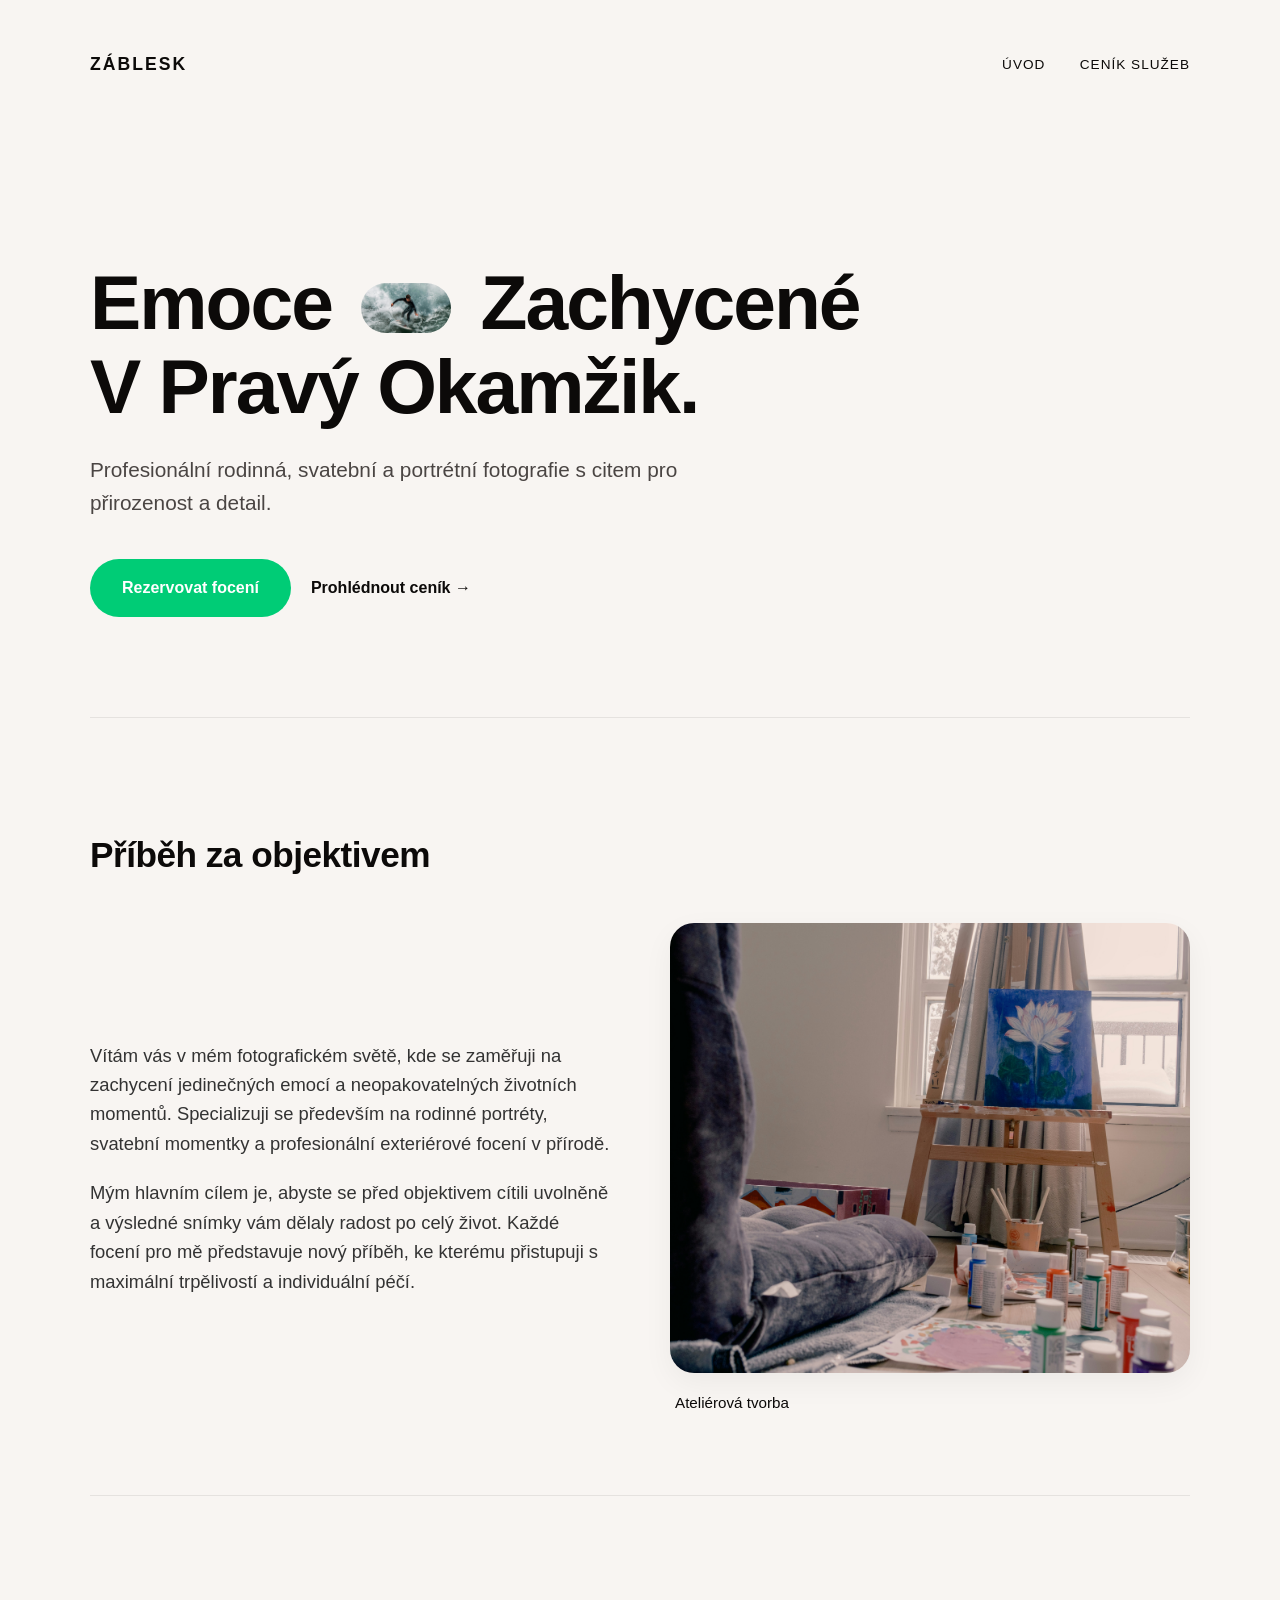
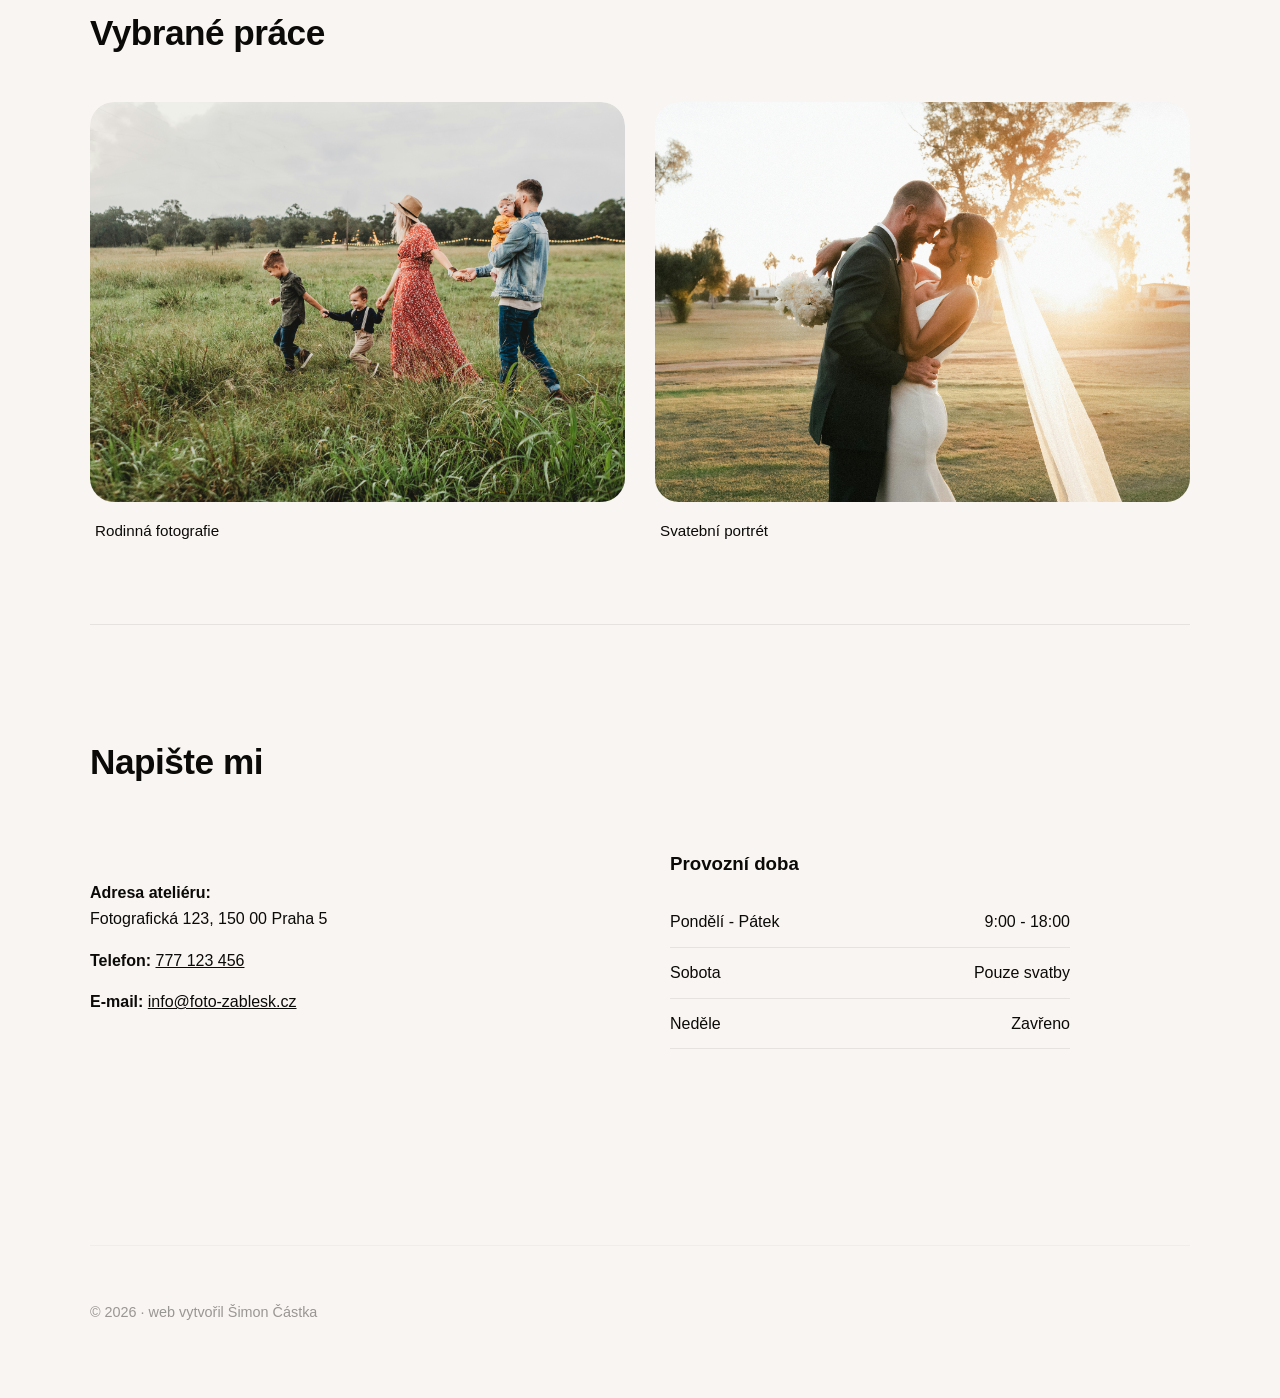
<file: index.html>
<!DOCTYPE html>
<html lang="cs">
<head>
    <meta charset="UTF-8">
    <meta name="viewport" content="width=device-width, initial-scale=1.0">
    <title>FotoAteliér Záblesk - Úvodní stránka</title>
    <link rel="stylesheet" href="css2.css">
</head>
<body>

    <!-- Navigace -->
    <nav class="animace-fade-in">
        <div class="logo">ZÁBLESK</div>
        <div class="odkazy">
            <a href="web kamarad.html">Úvod</a>
            <a href="cenik.html">Ceník služeb</a>
        </div>
    </nav>

    <!-- Hlavní Hero Sekce (Styl HopeRise) -->
    <header class="hero-sekce animace-fade-in">
        <h1 class="hlavni-nadpis">
            Emoce <span class="foto-kruh"><img src="small.jpg" alt="Mini náhled rodiny"></span> Zachycené
            <br>V Pravý Okamžik.
        </h1>
        <p class="podnadpis">Profesionální rodinná, svatební a portrétní fotografie s citem pro přirozenost a detail.</p>
        <div class="hero-akce">
            <a href="#kontakt" class="tlacitko-hlavni">Rezervovat focení</a>
            <a href="cenik.html" class="tlacitko-vedlejsi">Prohlédnout ceník →</a>
        </div>
    </header>

    <!-- Sekce O nás -->
    <section class="sekce-obsah animace-posun-nahoru">
        <h2>Příběh za objektivem</h2>
        <div class="mrizka-dva-sloupce">
            <div class="sloupec-text">
                <p>Vítám vás v mém fotografickém světě, kde se zaměřuji na zachycení jedinečných emocí a neopakovatelných životních momentů. Specializuji se především na rodinné portréty, svatební momentky a profesionální exteriérové focení v přírodě.</p>
                <p>Mým hlavním cílem je, abyste se před objektivem cítili uvolněně a výsledné snímky vám dělaly radost po celý život. Každé focení pro mě představuje nový příběh, ke kterému přistupuji s maximální trpělivostí a individuální péčí.</p>
            </div>
            <div class="sloupec-foto">
                <figure>
                    <img src="obraz.jpg" alt="Umělecký portrét v ateliéru">
                    <figcaption>Ateliérová tvorba</figcaption>
                </figure>
            </div>
        </div>
    </section>

    <!-- Sekce Portfolio -->
    <section class="sekce-obsah animace-posun-nahoru">
        <h2>Vybrané práce</h2>
        <div class="galerie-kontejner">
            <figure class="galerie-polozka">
                <img src="rodinapriroda.jpg" alt="Šťastná rodina běžící po louce">
                <figcaption>Rodinná fotografie</figcaption>
            </figure>
            <figure class="galerie-polozka">
                <img src="svatba.jpg" alt="Novomanželé při západu slunce">
                <figcaption>Svatební portrét</figcaption>
            </figure>
        </div>
    </section>

    <!-- Kontakt -->
    <section id="kontakt" class="sekce-obsah animace-posun-nahoru">
        <h2>Napište mi</h2>
        <div class="mrizka-dva-sloupce">
            <div>
                <p><strong>Adresa ateliéru:</strong><br>Fotografická 123, 150 00 Praha 5</p>
                <p><strong>Telefon:</strong> <a href="tel:+420777123456" class="kontakt-odkaz">777 123 456</a></p>
                <p><strong>E-mail:</strong> <a href="mailto:info@foto-zablesk.cz" class="kontakt-odkaz">info@foto-zablesk.cz</a></p>
            </div>
            <div>
                <h3>Provozní doba</h3>
                <ul class="provozni-doba">
                    <li><span>Pondělí - Pátek</span> <span>9:00 - 18:00</span></li>
                    <li><span>Sobota</span> <span>Pouze svatby</span></li>
                    <li><span>Neděle</span> <span>Zavřeno</span></li>
                </ul>
            </div>
        </div>
    </section>

    <!-- Patička -->
    <footer>
        <p>© 2026 · web vytvořil Šimon Částka </p>
    </footer>

</body>
</html>
</file>
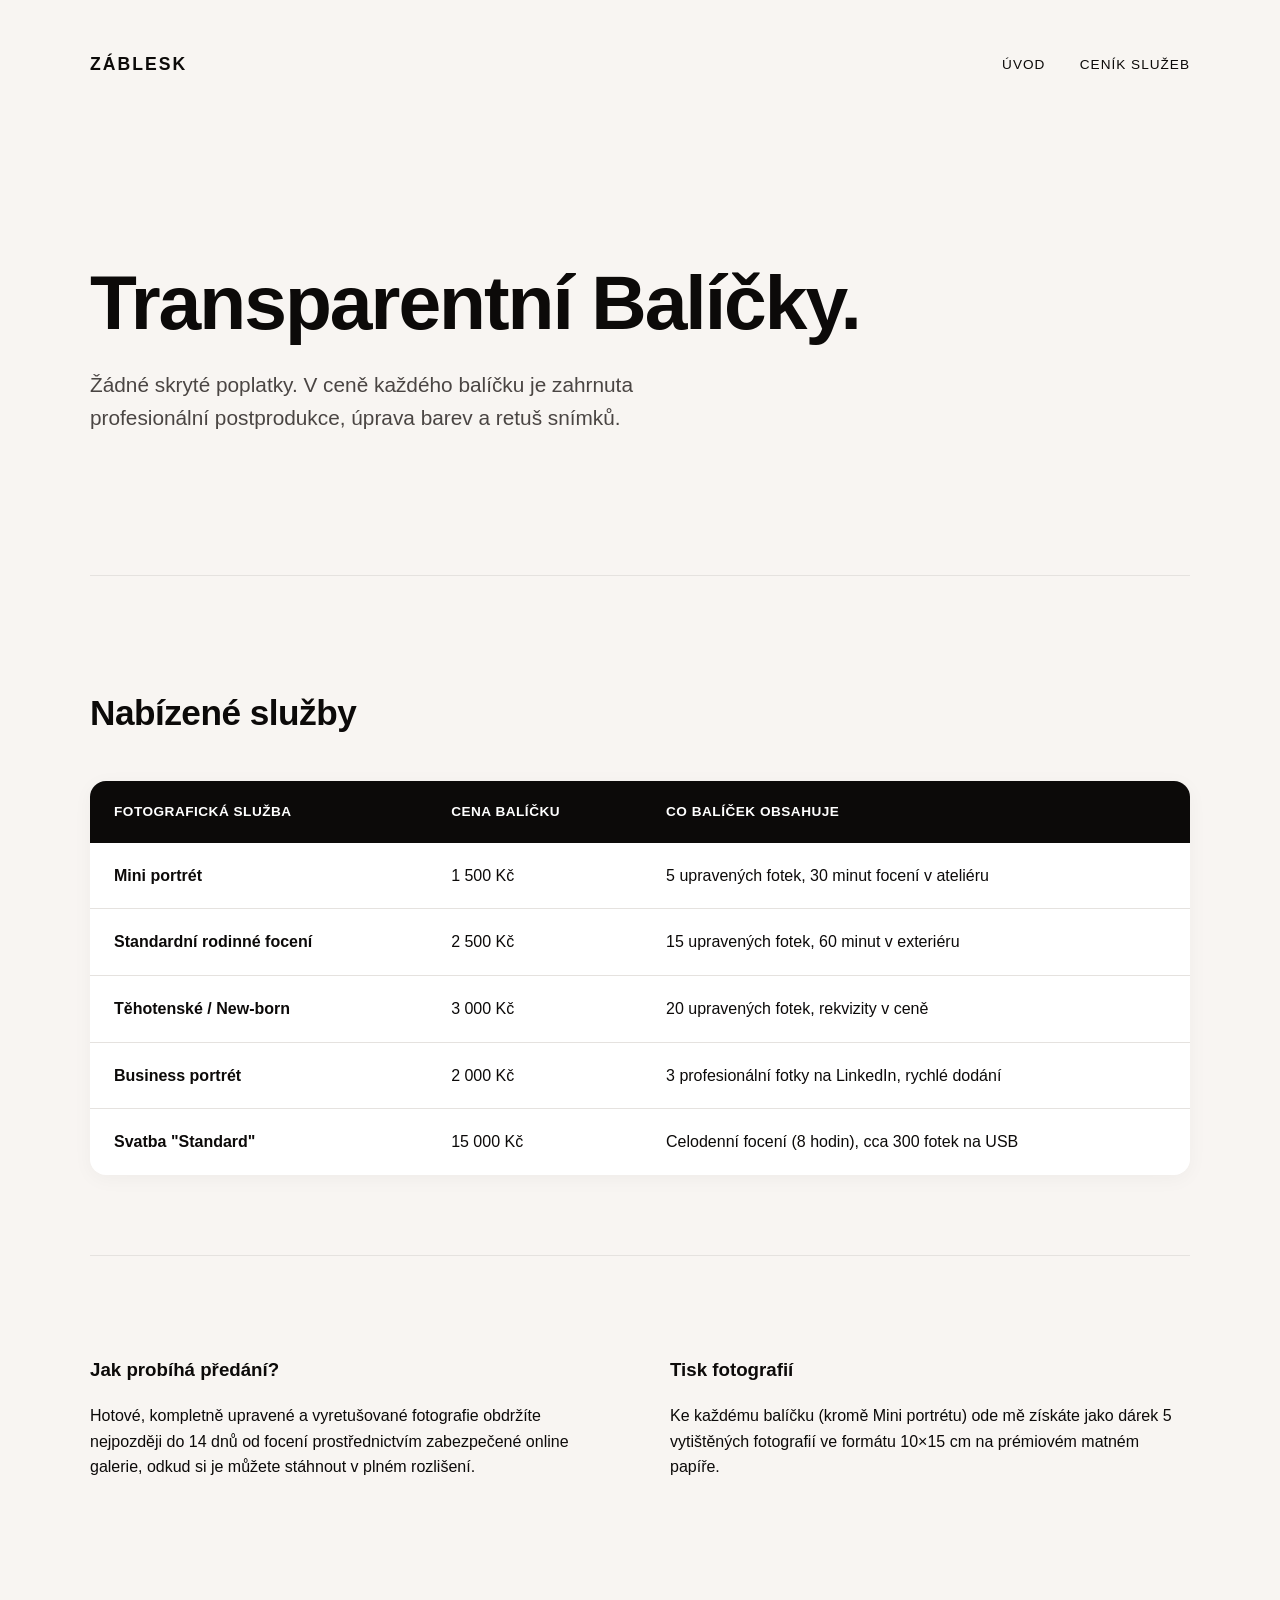
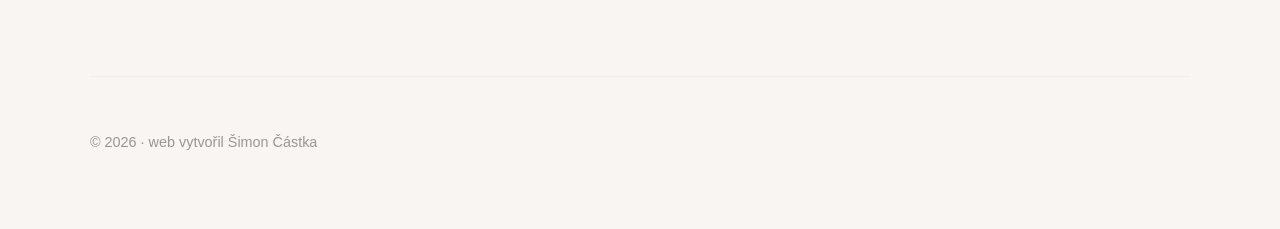
<file: cenik.html>
<!DOCTYPE html>
<html lang="cs">
<head>
    <meta charset="UTF-8">
    <meta name="viewport" content="width=device-width, initial-scale=1.0">
    <title>FotoAteliér Záblesk - Ceník služeb</title>
    <!-- Propojení na společný CSS soubor -->
    <link rel="stylesheet" href="css2.css">
</head>
<body>

    <!-- Navigace (Stejná jako na hlavní stránce) -->
    <nav class="animace-fade-in">
        <div class="logo">ZÁBLESK</div>
        <div class="odkazy">
            <a href="index.html">Úvod</a>
            <a href="cenik.html">Ceník služeb</a>
        </div>
    </nav>

    <!-- Úvod ceníku s animací -->
    <header class="hero-sekce animace-fade-in">
        <h1 class="hlavni-nadpis">Transparentní Balíčky.</h1>
        <p class="podnadpis">Žádné skryté poplatky. V ceně každého balíčku je zahrnuta profesionální postprodukce, úprava barev a retuš snímků.</p>
    </header>

    <!-- Sekce s tabulkou ceníku -->
    <section class="sekce-obsah animace-posun-nahoru">
        <h2>Nabízené služby</h2>
        <table>
            <thead>
                <tr>
                    <th>Fotografická služba</th>
                    <th>Cena balíčku</th>
                    <th>Co balíček obsahuje</th>
                </tr>
            </thead>
            <tbody>
                <tr>
                    <td><strong>Mini portrét</strong></td>
                    <td>1 500 Kč</td>
                    <td>5 upravených fotek, 30 minut focení v ateliéru</td>
                </tr>
                <tr>
                    <td><strong>Standardní rodinné focení</strong></td>
                    <td>2 500 Kč</td>
                    <td>15 upravených fotek, 60 minut v exteriéru</td>
                </tr>
                <tr>
                    <td><strong>Těhotenské / New-born</strong></td>
                    <td>3 000 Kč</td>
                    <td>20 upravených fotek, rekvizity v ceně</td>
                </tr>
                <tr>
                    <td><strong>Business portrét</strong></td>
                    <td>2 000 Kč</td>
                    <td>3 profesionální fotky na LinkedIn, rychlé dodání</td>
                </tr>
                <tr>
                    <td><strong>Svatba "Standard"</strong></td>
                    <td>15 000 Kč</td>
                    <td>Celodenní focení (8 hodin), cca 300 fotek na USB</td>
                </tr>
            </tbody>
        </table>
    </section>

    <!-- Informace pod ceníkem pro zaplnění místa -->
    <section class="sekce-obsah animace-posun-nahoru">
        <div class="mrizka-dva-sloupce">
            <div>
                <h3>Jak probíhá předání?</h3>
                <p>Hotové, kompletně upravené a vyretušované fotografie obdržíte nejpozději do 14 dnů od focení prostřednictvím zabezpečené online galerie, odkud si je můžete stáhnout v plném rozlišení.</p>
            </div>
            <div>
                <h3>Tisk fotografií</h3>
                <p>Ke každému balíčku (kromě Mini portrétu) ode mě získáte jako dárek 5 vytištěných fotografií ve formátu 10×15 cm na prémiovém matném papíře.</p>
            </div>
        </div>
    </section>

    <!-- Patička -->
    <footer>
        <p>© 2026 · web vytvořil Šimon Částka </p>
    </footer>
    

</body>
</html>
</file>
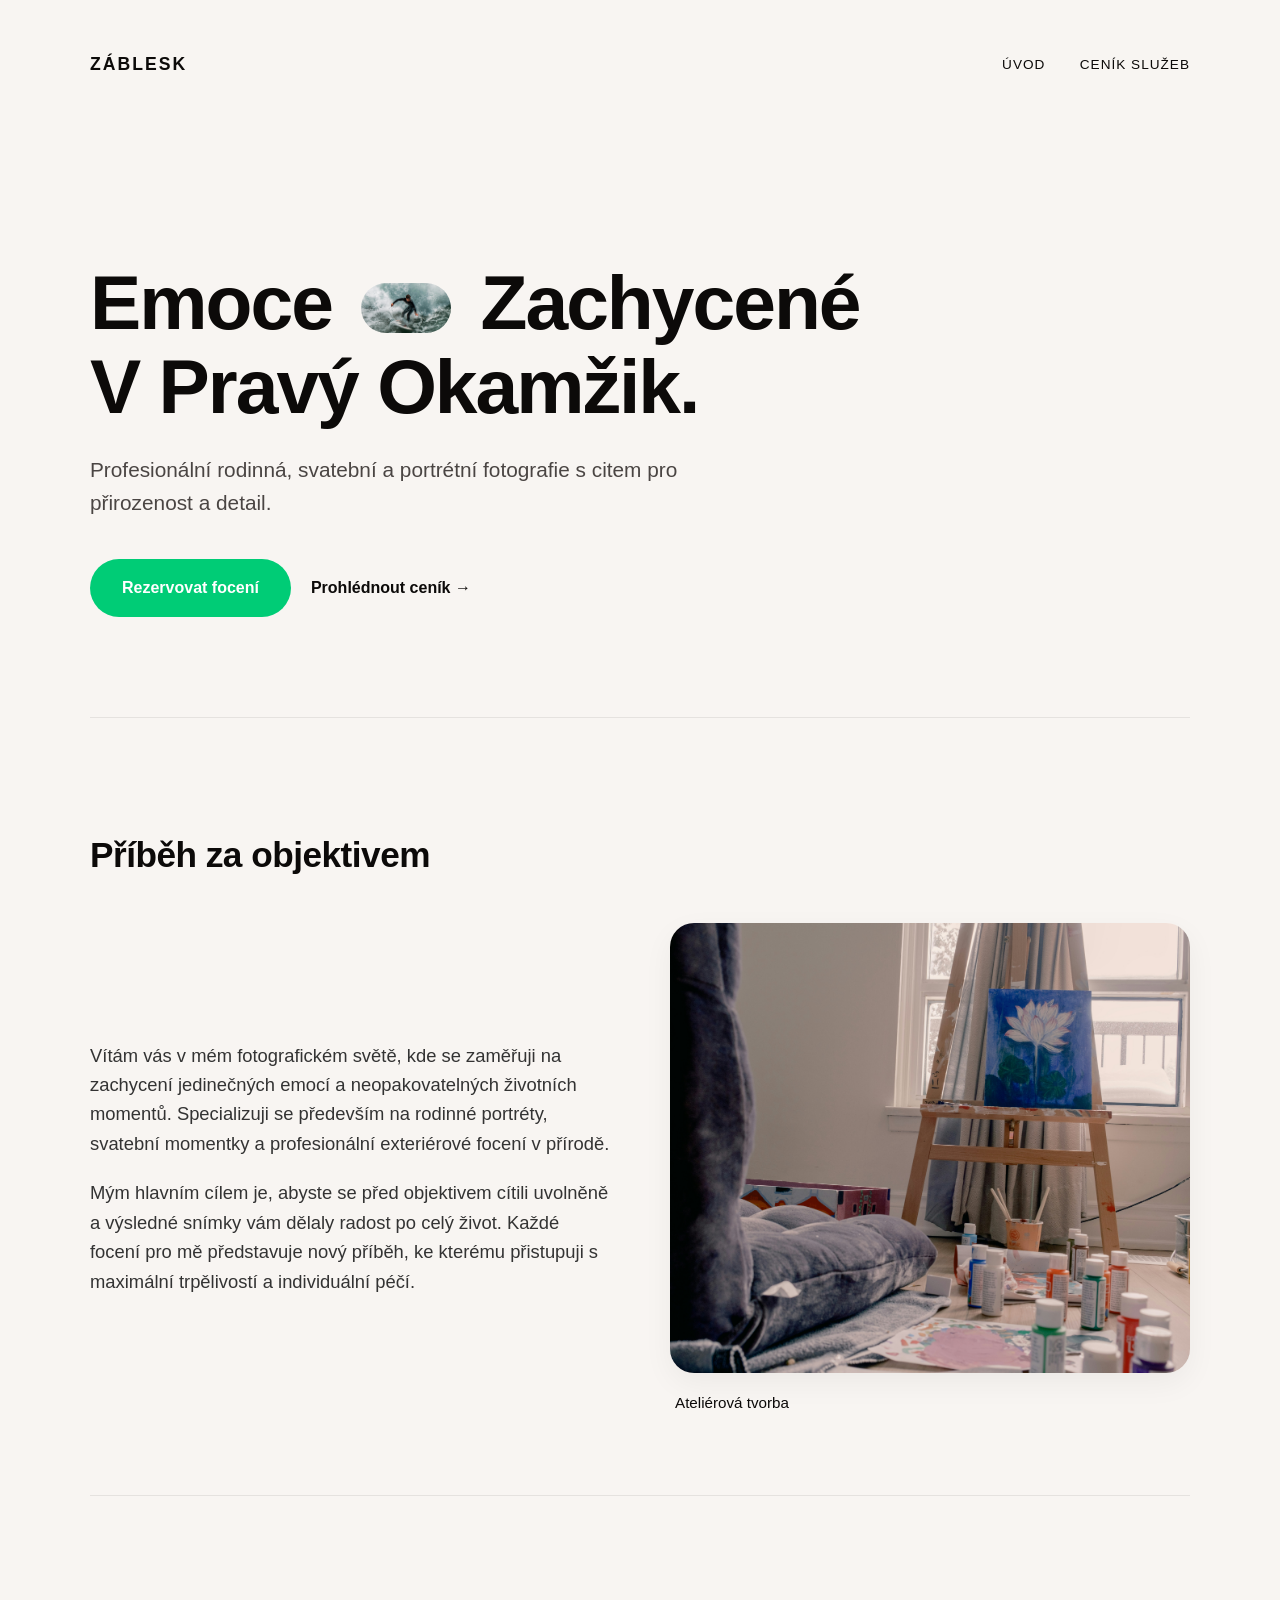
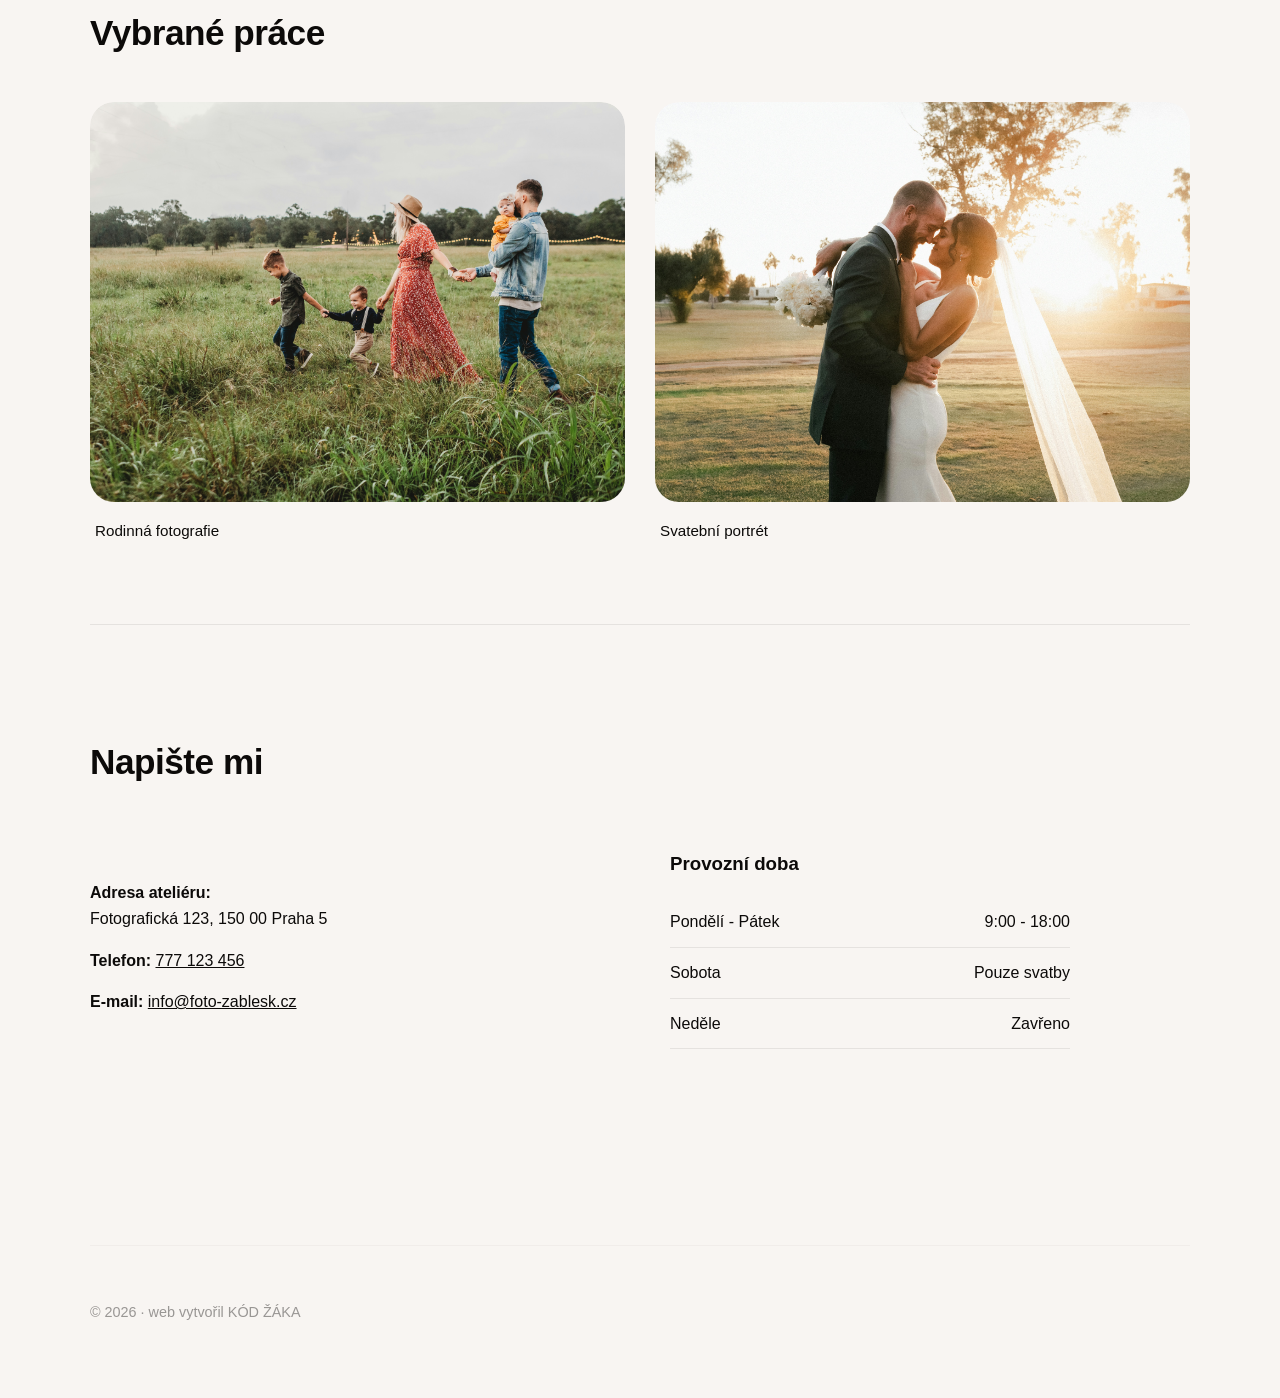
<file: web kamarad.html>
<!DOCTYPE html>
<html lang="cs">
<head>
    <meta charset="UTF-8">
    <meta name="viewport" content="width=device-width, initial-scale=1.0">
    <title>FotoAteliér Záblesk - Úvodní stránka</title>
    <link rel="stylesheet" href="css2.css">
</head>
<body>

    <!-- Navigace -->
    <nav class="animace-fade-in">
        <div class="logo">ZÁBLESK</div>
        <div class="odkazy">
            <a href="web kamarad.html">Úvod</a>
            <a href="cenik.html">Ceník služeb</a>
        </div>
    </nav>

    <!-- Hlavní Hero Sekce (Styl HopeRise) -->
    <header class="hero-sekce animace-fade-in">
        <h1 class="hlavni-nadpis">
            Emoce <span class="foto-kruh"><img src="small.jpg" alt="Mini náhled rodiny"></span> Zachycené
            <br>V Pravý Okamžik.
        </h1>
        <p class="podnadpis">Profesionální rodinná, svatební a portrétní fotografie s citem pro přirozenost a detail.</p>
        <div class="hero-akce">
            <a href="#kontakt" class="tlacitko-hlavni">Rezervovat focení</a>
            <a href="cenik.html" class="tlacitko-vedlejsi">Prohlédnout ceník →</a>
        </div>
    </header>

    <!-- Sekce O nás -->
    <section class="sekce-obsah animace-posun-nahoru">
        <h2>Příběh za objektivem</h2>
        <div class="mrizka-dva-sloupce">
            <div class="sloupec-text">
                <p>Vítám vás v mém fotografickém světě, kde se zaměřuji na zachycení jedinečných emocí a neopakovatelných životních momentů. Specializuji se především na rodinné portréty, svatební momentky a profesionální exteriérové focení v přírodě.</p>
                <p>Mým hlavním cílem je, abyste se před objektivem cítili uvolněně a výsledné snímky vám dělaly radost po celý život. Každé focení pro mě představuje nový příběh, ke kterému přistupuji s maximální trpělivostí a individuální péčí.</p>
            </div>
            <div class="sloupec-foto">
                <figure>
                    <img src="obraz.jpg" alt="Umělecký portrét v ateliéru">
                    <figcaption>Ateliérová tvorba</figcaption>
                </figure>
            </div>
        </div>
    </section>

    <!-- Sekce Portfolio -->
    <section class="sekce-obsah animace-posun-nahoru">
        <h2>Vybrané práce</h2>
        <div class="galerie-kontejner">
            <figure class="galerie-polozka">
                <img src="rodinapriroda.jpg" alt="Šťastná rodina běžící po louce">
                <figcaption>Rodinná fotografie</figcaption>
            </figure>
            <figure class="galerie-polozka">
                <img src="svatba.jpg" alt="Novomanželé při západu slunce">
                <figcaption>Svatební portrét</figcaption>
            </figure>
        </div>
    </section>

    <!-- Kontakt -->
    <section id="kontakt" class="sekce-obsah animace-posun-nahoru">
        <h2>Napište mi</h2>
        <div class="mrizka-dva-sloupce">
            <div>
                <p><strong>Adresa ateliéru:</strong><br>Fotografická 123, 150 00 Praha 5</p>
                <p><strong>Telefon:</strong> <a href="tel:+420777123456" class="kontakt-odkaz">777 123 456</a></p>
                <p><strong>E-mail:</strong> <a href="mailto:info@foto-zablesk.cz" class="kontakt-odkaz">info@foto-zablesk.cz</a></p>
            </div>
            <div>
                <h3>Provozní doba</h3>
                <ul class="provozni-doba">
                    <li><span>Pondělí - Pátek</span> <span>9:00 - 18:00</span></li>
                    <li><span>Sobota</span> <span>Pouze svatby</span></li>
                    <li><span>Neděle</span> <span>Zavřeno</span></li>
                </ul>
            </div>
        </div>
    </section>

    <!-- Patička -->
    <footer>
        <p>© 2026 · web vytvořil KÓD ŽÁKA</p>
    </footer>

</body>
</html>
</file>
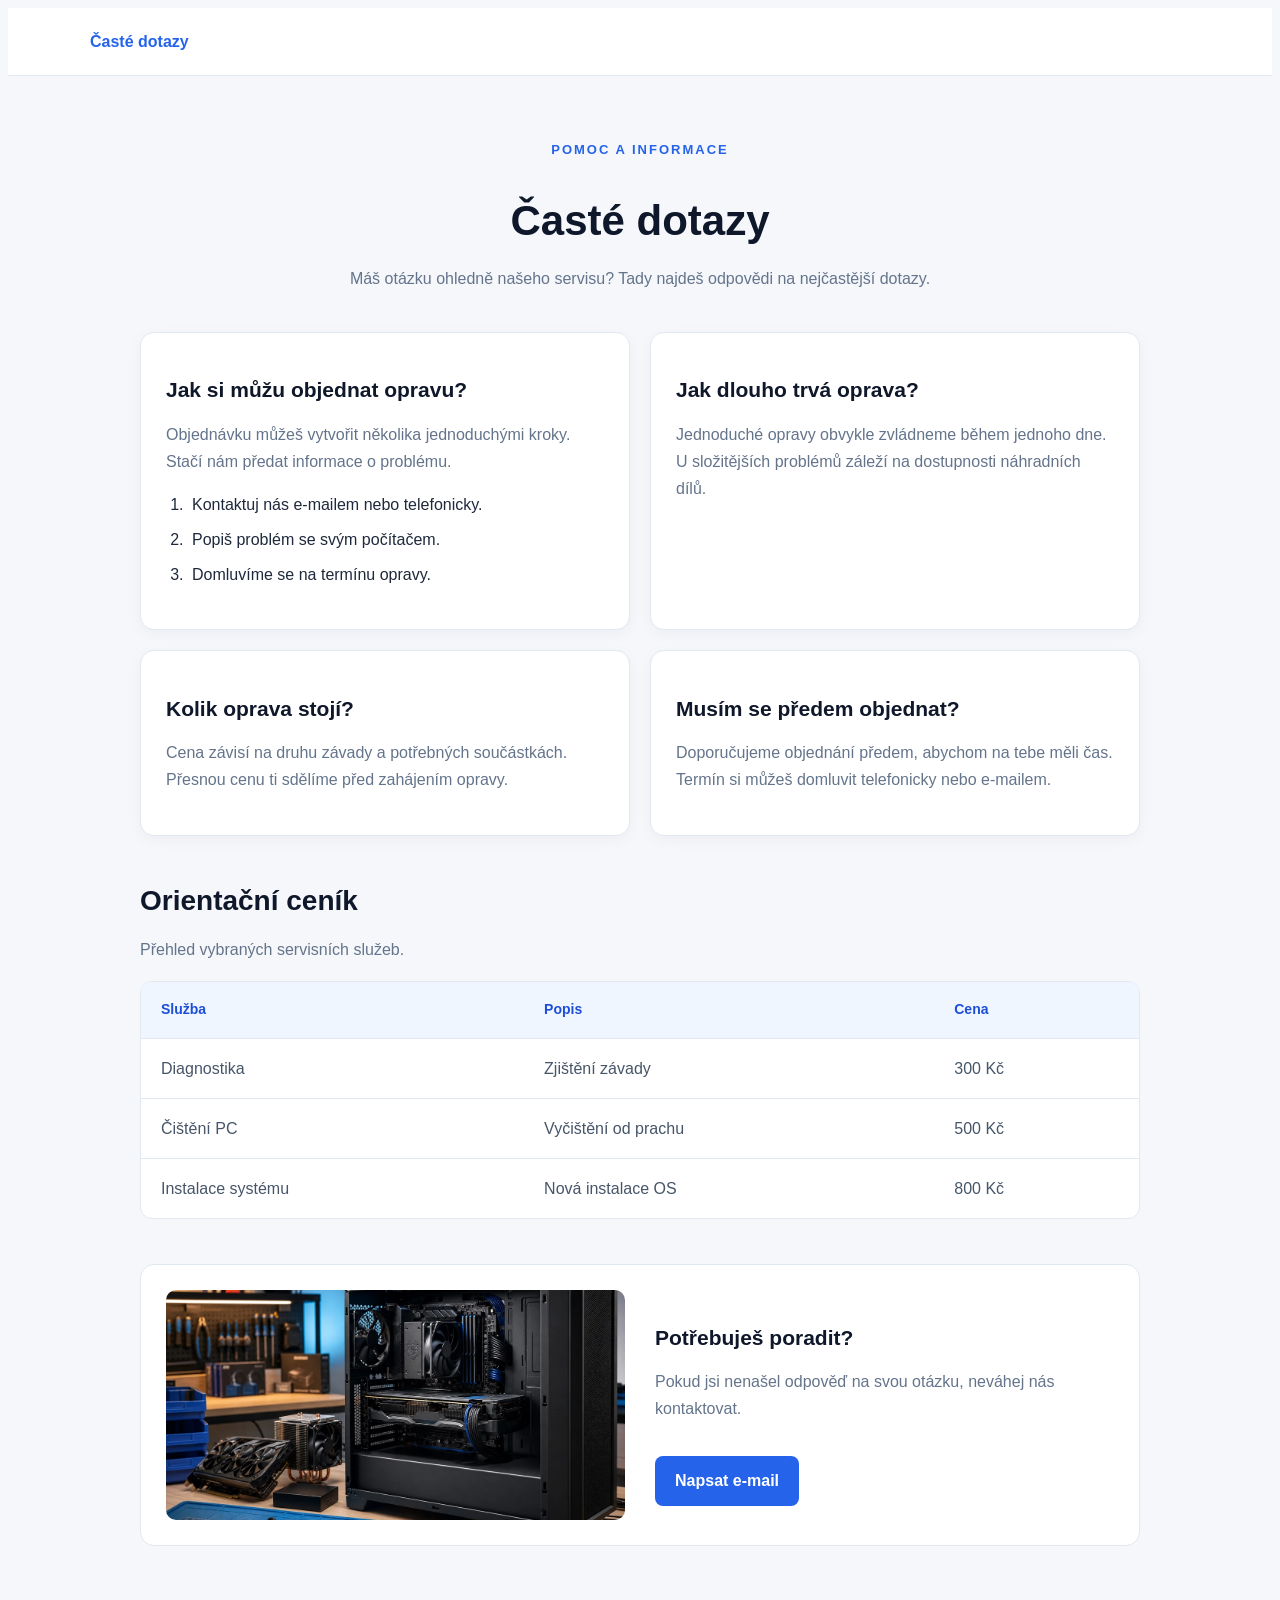
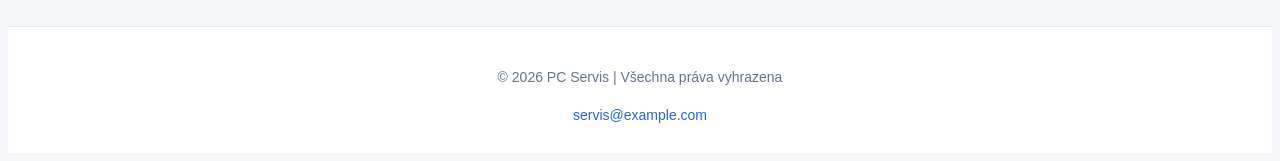
<file: dotazy/dotazy.html>
<!DOCTYPE html>
<html lang="cs">
<head>
    <meta charset="UTF-8">
    <meta name="viewport" content="width=device-width, initial-scale=1.0">
    <title>Časté dotazy | PC Servis</title>
    <link rel="stylesheet" href="css3.css">
</head>
<body>

    <header class="hlavicka">
        <nav class="navigace">

            <div class="odkazy">
                <a href="dotazy.html" class="aktivni">Časté dotazy</a>
            </div>
        </nav>
    </header>

    <main class="kontejner">

        <section class="uvod">
            <p class="stitky">POMOC A INFORMACE</p>
            <h1>Časté dotazy</h1>
            <p class="podnadpis">
                Máš otázku ohledně našeho servisu?
                Tady najdeš odpovědi na nejčastější dotazy.
            </p>
        </section>

        <section class="dotazy">

            <article class="karta">
                <h2>Jak si můžu objednat opravu?</h2>
                <p>
                    Objednávku můžeš vytvořit několika jednoduchými kroky.
                    Stačí nám předat informace o problému.
                </p>

                <ol>
                    <li>Kontaktuj nás e-mailem nebo telefonicky.</li>
                    <li>Popiš problém se svým počítačem.</li>
                    <li>Domluvíme se na termínu opravy.</li>
                </ol>
            </article>

            <article class="karta">
                <h2>Jak dlouho trvá oprava?</h2>
                <p>
                    Jednoduché opravy obvykle zvládneme během jednoho dne.
                    U složitějších problémů záleží na dostupnosti náhradních dílů.
                </p>
            </article>

            <article class="karta">
                <h2>Kolik oprava stojí?</h2>
                <p>
                    Cena závisí na druhu závady a potřebných součástkách.
                    Přesnou cenu ti sdělíme před zahájením opravy.
                </p>
            </article>

            <article class="karta">
                <h2>Musím se předem objednat?</h2>
                <p>
                    Doporučujeme objednání předem, abychom na tebe měli čas.
                    Termín si můžeš domluvit telefonicky nebo e-mailem.
                </p>
            </article>

        </section>

        <section class="cenik">
            <h2>Orientační ceník</h2>
            <p class="popis">
                Přehled vybraných servisních služeb.
            </p>

            <div class="tabulka">
                <table>
                    <thead>
                        <tr>
                            <th>Služba</th>
                            <th>Popis</th>
                            <th>Cena</th>
                        </tr>
                    </thead>

                    <tbody>
                        <tr>
                            <td>Diagnostika</td>
                            <td>Zjištění závady</td>
                            <td>300 Kč</td>
                        </tr>
                        <tr>
                            <td>Čištění PC</td>
                            <td>Vyčištění od prachu</td>
                            <td>500 Kč</td>
                        </tr>
                        <tr>
                            <td>Instalace systému</td>
                            <td>Nová instalace OS</td>
                            <td>800 Kč</td>
                        </tr>
                    </tbody>
                </table>
            </div>
        </section>

        <section class="obrazek-sekce">
            <img
                src="servis-pc-pc-sestavy-hero.jpg"
                alt="Počítač připravený k servisní opravě"
                class="obrazek"
            >
            <div>
                <h2>Potřebuješ poradit?</h2>
                <p>
                    Pokud jsi nenašel odpověď na svou otázku,
                    neváhej nás kontaktovat.
                </p>
                <a href="email.html" class="tlacitko">
                    Napsat e-mail
                </a>
            </div>
        </section>

    </main>

    <footer class="paticka">
        <p>&copy; 2026 PC Servis | Všechna práva vyhrazena</p>
        <a href="mailto:servis@example.com">servis@example.com</a>
    </footer>

</body>
</html>
</file>
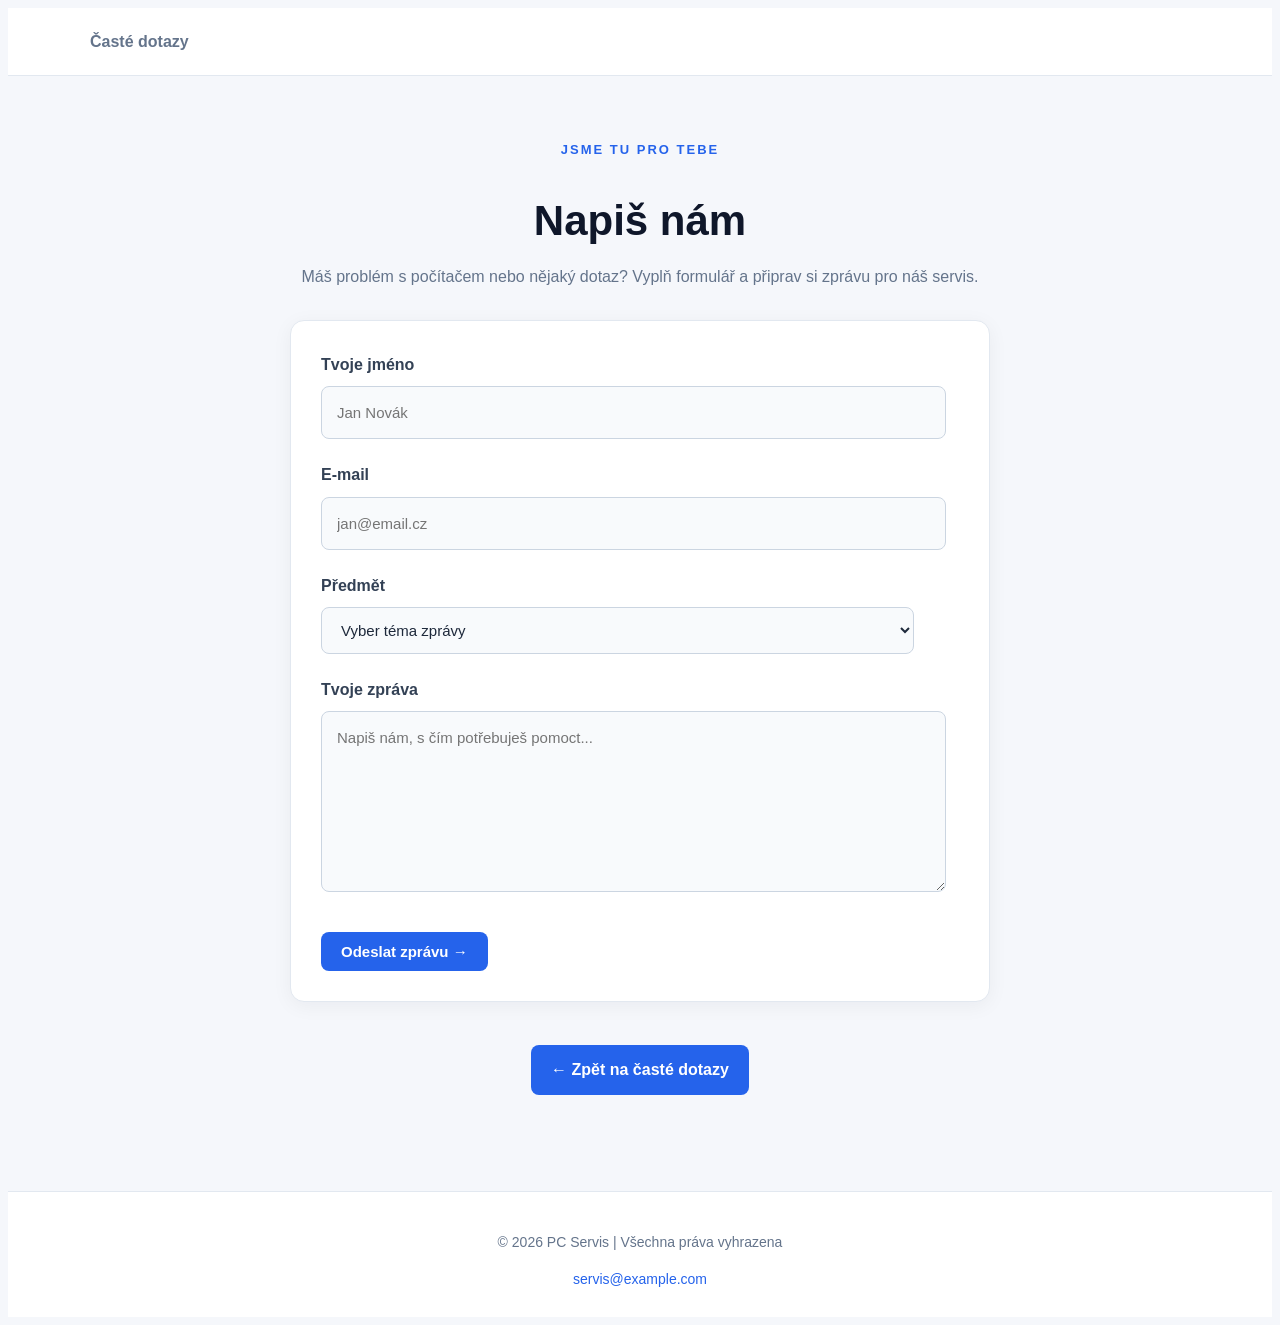
<file: dotazy/email.html>
<!DOCTYPE html>
<html lang="cs">
<head>
    <meta charset="UTF-8">
    <meta name="viewport" content="width=device-width, initial-scale=1.0">
    <title>Kontakt | PC Servis</title>
    <link rel="stylesheet" href="css3.css">
</head>
<body>

    <header class="hlavicka">
        <nav class="navigace">
            <div class="odkazy">
                <a href="dotazy.html">Časté dotazy</a>
            </div>
        </nav>
    </header>

    <main class="kontakt-kontejner">

        <section class="kontakt-uvod">
            <p class="stitky">JSME TU PRO TEBE</p>
            <h1>Napiš nám</h1>
            <p>
                Máš problém s počítačem nebo nějaký dotaz?
                Vyplň formulář a připrav si zprávu pro náš servis.
            </p>
        </section>

        <section class="kontakt-karta">

            <form action="mailto:servis@example.com"
                  method="post"
                  enctype="text/plain">

                <div class="formular-radek">
                    <label for="jmeno">Tvoje jméno</label>
                    <input
                        type="text"
                        id="jmeno"
                        name="Jmeno"
                        placeholder="Jan Novák"
                        required
                    >
                </div>

                <div class="formular-radek">
                    <label for="email">E-mail</label>
                    <input
                        type="email"
                        id="email"
                        name="Email"
                        placeholder="jan@email.cz"
                        required
                    >
                </div>

                <div class="formular-radek">
                    <label for="predmet">Předmět</label>
                    <select id="predmet" name="Predmet" required>
                        <option value="" disabled selected>
                            Vyber téma zprávy
                        </option>
                        <option>Oprava počítače</option>
                        <option>Cenová nabídka</option>
                        <option>Stav objednávky</option>
                        <option>Jiný dotaz</option>
                    </select>
                </div>

                <div class="formular-radek">
                    <label for="zprava">Tvoje zpráva</label>
                    <textarea
                        id="zprava"
                        name="Zprava"
                        rows="6"
                        placeholder="Napiš nám, s čím potřebuješ pomoct..."
                        required
                    ></textarea>
                </div>

                <button type="submit" class="tlacitko">
                    Odeslat zprávu →
                </button>

            </form>

        </section>

        <p class="zpet">
            <a href="dotazy.html">← Zpět na časté dotazy</a>
        </p>

    </main>

    <footer class="paticka">
        <p>&copy; 2026 PC Servis | Všechna práva vyhrazena</p>
        <a href="mailto:servis@example.com">servis@example.com</a>
    </footer>

</body>
</html>
</file>
<file: css2.css>
/* --- ZÁKLADNÍ NASTAVENÍ STRÁNKY --- */
body {
    font-family: 'Helvetica Neue', Arial, sans-serif;
    background-color: #F8F5F2; /* Krémové pozadí HopeRise */
    color: #0C0A09;
    line-height: 1.6;
    max-width: 1100px;
    margin: 0 auto;
    padding: 20px 40px;
}

/* --- JEMNÉ ANIMACE PŘI NAČTENÍ STRÁNKY --- */
@keyframes fadeIn {
    from { opacity: 0; }
    to { opacity: 1; }
}

@keyframes posunNahoru {
    from {
        opacity: 0;
        transform: translateY(30px);
    }
    to {
        opacity: 1;
        transform: translateY(0);
    }
}

.animace-fade-in {
    animation: fadeIn 1.2s ease forwards;
}

.animace-posun-nahoru {
    animation: posunNahoru 1s cubic-bezier(0.25, 1, 0.5, 1) forwards;
}

/* --- NAVIGACE --- */
nav {
    display: flex;
    justify-content: space-between;
    align-items: center;
    padding: 30px 0;
    margin-bottom: 40px;
}
.logo {
    font-weight: 700;
    letter-spacing: 2px;
    font-size: 1.1rem;
}
nav a {
    color: #0C0A09;
    text-decoration: none;
    margin-left: 30px;
    text-transform: uppercase;
    font-size: 0.85rem;
    letter-spacing: 1px;
    font-weight: 500;
    transition: opacity 0.3s;
}
nav a:hover {
    opacity: 0.5;
}

/* --- HERO SEKCE (Typografie HopeRise) --- */
.hero-sekce {
    padding: 60px 0 100px 0;
    text-align: left;
}
.hlavni-nadpis {
    font-size: 4.8rem;
    font-weight: 700;
    line-height: 1.1;
    letter-spacing: -2px;
    margin-bottom: 24px;
}

/* Kruhový výřez na obrázek přímo uvnitř textu */
.foto-kruh {
    display: inline-flex;
    width: 90px;
    height: 50px;
    border-radius: 50px;
    overflow: hidden;
    vertical-align: middle;
    margin: 0 10px;
}
.foto-kruh img {
    width: 100%;
    height: 100%;
    object-fit: cover;
}
.podnadpis {
    font-size: 1.3rem;
    max-width: 600px;
    color: #4A4543;
    margin-bottom: 40px;
}

/* --- SMOOTH TLAČÍTKA --- */
.hero-akce {
    display: flex;
    gap: 20px;
    align-items: center;
}
.tlacitko-hlavni {
    background-color: #00CC76; /* Výrazná zelená z HopeRise */
    color: white;
    text-decoration: none;
    padding: 16px 32px;
    border-radius: 30px;
    font-weight: 600;
    font-size: 1rem;
    transition: transform 0.3s cubic-bezier(0.175, 0.885, 0.32, 1.275), background-color 0.3s;
}
.tlacitko-hlavni:hover {
    background-color: #00B366;
    transform: scale(1.05);
}
.tlacitko-vedlejsi {
    color: #0C0A09;
    text-decoration: none;
    font-weight: 600;
    font-size: 1rem;
    transition: margin-left 0.3s;
}
.tlacitko-vedlejsi:hover {
    margin-left: 5px;
}

/* --- PROSTOR A STRUKTURA OBSAHU --- */
.sekce-obsah {
    padding: 80px 0;
    border-top: 1px solid #E5E2DF;
}
h2 {
    font-size: 2.2rem;
    font-weight: 700;
    letter-spacing: -0.5px;
    margin-bottom: 40px;
}
.mrizka-dva-sloupce {
    display: grid;
    grid-template-columns: 1fr 1fr;
    gap: 60px;
    align-items: center;
}
.sloupec-text p {
    font-size: 1.15rem;
    color: #333;
    margin-bottom: 20px;
}

/* Oprava velké fotky vedle textu */
.sloupec-foto figure {
    margin: 0;
    width: 100%;
}
.sloupec-foto img {
    width: 100%;
    max-height: 450px;
    object-fit: cover;
    border-radius: 24px;
    box-shadow: 0 10px 30px rgba(0,0,0,0.05);
}

/* --- MODERNÍ GALERIE --- */
.galerie-kontejner {
    display: flex;
    gap: 30px;
}
.galerie-polozka {
    margin: 0;
    flex: 1;
    overflow: hidden;
    border-radius: 24px;
}
.galerie-polozka img {
    width: 100%;
    height: 400px;
    object-fit: cover;
    border-radius: 24px;
    transition: transform 0.6s cubic-bezier(0.25, 1, 0.5, 1);
}
.galerie-polozka:hover img {
    transform: scale(1.04);
}
figcaption {
    margin-top: 14px;
    font-size: 0.95rem;
    font-weight: 500;
}

/* --- STYL PRO TABULKU V CENÍKU --- */
table {
    width: 100%;
    border-collapse: collapse;
    margin-top: 30px;
    background-color: #ffffff;
    border-radius: 16px;
    overflow: hidden;
    box-shadow: 0 4px 20px rgba(0, 0, 0, 0.04);
}
th, td {
    padding: 20px 24px;
    text-align: left;
}
th {
    background-color: #0C0A09;
    color: #ffffff;
    font-weight: 600;
    text-transform: uppercase;
    font-size: 0.85rem;
    letter-spacing: 0.5px;
}
tr {
    border-bottom: 1px solid #E5E2DF;
}
tr:last-child {
    border-bottom: none;
}
tr:hover {
    background-color: #FBF9F7;
}

/* --- KONTAKTNÍ SEZNAM --- */
.kontakt-odkaz {
    color: #0C0A09;
    text-decoration: underline;
}
.provozni-doba {
    list-style-type: none;
    padding-left: 0;
}
.provozni-doba li {
    display: flex;
    justify-content: space-between;
    padding: 12px 0;
    border-bottom: 1px solid #E5E2DF;
    max-width: 400px;
}

/* --- PATIČKA --- */
footer {
    margin-top: 100px;
    padding: 40px 0;
    border-top: 1px solid #E5E2DF;
    opacity: 0.4;
    font-size: 0.9rem;
}

/* Responsivita pro mobilní telefony */
@media (max-width: 768px) {
    .hlavni-nadpis { font-size: 3rem; }
    .mrizka-dva-sloupce { grid-template-columns: 1fr; gap: 30px; }
    .galerie-kontejner { flex-direction: column; }
    .foto-kruh { display: none; }
}
/* OPRAVA ODSZENÍ TEXTU OD KRAJE OBRAZOVKY */
body {
    padding-left: 20px !important;
    padding-right: 20px !important;
}

/* Oprava zarovnání popisků pod fotkami, aby měly drobnou mezeru zleva */
figcaption {
    padding-left: 5px !important;
    margin-top: 10px !important;
}
/* --- ZVÝŠENÍ OSTROSTI OBRÁZKŮ PŘI ZVĚTŠENÍ --- */
img {
    image-rendering: -webkit-optimize-contrast !important; /* Pro Chrome a Edge */
    image-rendering: crisp-edges !important;              /* Pro Firefox */
    transform: translateZ(0);                              /* Hardwarová akcelerace pro lepší vykreslení */
    backface-visibility: hidden;
}
</file>
<file: dotazy/css3.css>
```css
/* Základní nastavení */
* {
    margin: 0;
    padding: 0;
    box-sizing: border-box;
}

body {
    font-family: Arial, Helvetica, sans-serif;
    background-color: #f5f7fb;
    color: #1e293b;
    line-height: 1.7;
}

/* Horní navigace */
.hlavicka {
    background-color: #ffffff;
    border-bottom: 1px solid #e2e8f0;
}

.navigace {
    max-width: 1100px;
    margin: 0 auto;
    padding: 20px;
    display: flex;
    justify-content: space-between;
    align-items: center;
    gap: 20px;
}

.logo {
    font-size: 24px;
    font-weight: bold;
    color: #1e293b;
    text-decoration: none;
}

.logo span {
    color: #2563eb;
}

.odkazy {
    display: flex;
    gap: 25px;
}

.odkazy a {
    color: #64748b;
    text-decoration: none;
    font-weight: 600;
    transition: color 0.2s;
}

.odkazy a:hover,
.odkazy a.aktivni {
    color: #2563eb;
}

/* Hlavní obsah */
.kontejner {
    max-width: 1000px;
    margin: 0 auto;
    padding: 50px 20px;
}

/* Úvodní sekce */
.uvod {
    text-align: center;
    margin-bottom: 40px;
}

.stitky {
    color: #2563eb;
    font-size: 13px;
    font-weight: bold;
    letter-spacing: 2px;
    margin-bottom: 10px;
}

h1 {
    font-size: 42px;
    line-height: 1.2;
    margin-bottom: 18px;
    color: #0f172a;
}

.podnadpis {
    max-width: 600px;
    margin: 0 auto;
    color: #64748b;
}

/* Karty s otázkami */
.dotazy {
    display: grid;
    grid-template-columns: repeat(2, minmax(0, 1fr));
    gap: 20px;
}

.karta {
    background-color: #ffffff;
    padding: 25px;
    border: 1px solid #e2e8f0;
    border-radius: 14px;
    box-shadow: 0 4px 15px rgba(15, 23, 42, 0.04);
    transition: transform 0.2s, box-shadow 0.2s;
}

.karta:hover {
    transform: translateY(-3px);
    box-shadow: 0 10px 25px rgba(15, 1, 7, 0.342);
}

h2 {
    font-size: 21px;
    line-height: 1.4;
    color: #0f172a;
    margin-bottom: 12px;
}

.karta p,
.obrazek-sekce p {
    color: #64748b;
}

.karta ol {
    padding-left: 22px;
    margin-top: 15px;
}

.karta li {
    padding-left: 4px;
    margin-bottom: 8px;
}

/* Ceník */
.cenik {
    margin-top: 45px;
}

.cenik h2 {
    font-size: 28px;
}

.popis {
    color: #64748b;
    margin-bottom: 18px;
}

.tabulka {
    overflow-x: auto;
    background-color: #ffffff;
    border: 1px solid #e2e8f0;
    border-radius: 12px;
}

table {
    width: 100%;
    border-collapse: collapse;
    text-align: left;
}

th,
td {
    padding: 16px 20px;
    border-bottom: 1px solid #e2e8f0;
}

th {
    background-color: #eff6ff;
    color: #1d4ed8;
    font-size: 14px;
}

td {
    color: #475569;
}

tbody tr:last-child td {
    border-bottom: none;
}

tbody tr:hover {
    background-color: #f8fafc;
}

/* Obrázek a kontakt */
.obrazek-sekce {
    display: grid;
    grid-template-columns: 1fr 1fr;
    align-items: center;
    gap: 30px;
    margin-top: 45px;
    padding: 25px;
    background-color: #ffffff;
    border: 1px solid #e2e8f0;
    border-radius: 14px;
}

.obrazek {
    display: block;
    width: 100%;
    height: 230px;
    object-fit: cover;
    border-radius: 10px;
}

.tlacitko {
    display: inline-block;
    margin-top: 18px;
    padding: 11px 20px;
    background-color: #2563eb;
    color: #ffffff;
    text-decoration: none;
    font-weight: bold;
    border-radius: 8px;
    display: inline-block;
    transition: transform 0.3s ease-in-out,
                background-color 0.3s ease-in-out;
}

.tlacitko:hover {
    background-color: #1d4ed8;
    transform: translateY(-3px);
    box-shadow: 0 10px 25px rgba(15, 1, 7, 0.342);
}

/* Patička */
.paticka {
    margin-top: 30px;
    padding: 25px 20px;
    text-align: center;
    background-color: #ffffff;
    border-top: 1px solid #e2e8f0;
    color: #64748b;
    font-size: 14px;
}

.paticka a {
    color: #2563eb;
    text-decoration: none;
}

.paticka a:hover {
    text-decoration: underline;
}

/* Mobilní telefony a menší obrazovky */
@media (max-width: 650px) {
    .navigace {
        flex-direction: column;
    }

    .odkazy {
        gap: 18px;
        flex-wrap: wrap;
        justify-content: center;
    }

    .kontejner {
        padding: 35px 16px;
    }

    h1 {
        font-size: 34px;
    }

    .dotazy {
        grid-template-columns: 1fr;
    }

    .obrazek-sekce {
        grid-template-columns: 1fr;
        padding: 18px;
    }

    .obrazek {
        height: 400px;
    }

    th,
    td {
        padding: 12px;
    }
}


/*stranka email*/

/* Kontaktní stránka */
.kontakt-kontejner {
    max-width: 700px;
    margin: 0 auto;
    padding: 50px 20px;
}

.kontakt-uvod {
    text-align: center;
    margin-bottom: 30px;
}

.kontakt-uvod h1 {
    font-size: 42px;
    margin-bottom: 15px;
}

.kontakt-uvod p:last-child {
    color: #64748b;
}

.kontakt-karta {
    background-color: #ffffff;
    padding: 30px;
    border: 1px solid #e2e8f0;
    border-radius: 14px;
    box-shadow: 0 4px 20px rgba(15, 23, 42, 0.05);
}

.formular-radek {
    display: flex;
    flex-direction: column;
    gap: 8px;
    margin-bottom: 22px;
}

.formular-radek label {
    font-weight: 600;
    color: #334155;
}

.formular-radek input,
.formular-radek select,
.formular-radek textarea {
    width: 93%;
    padding: 13px 15px;
    font: inherit;
    font-size: 15px;
    color: #1e293b;
    background-color: #f8fafc;
    border: 1px solid #cbd5e1;
    border-radius: 8px;
    outline: none;
    transition: border-color 0.3s ease,
                box-shadow 0.3s ease;
}

.formular-radek input:focus,
.formular-radek select:focus,
.formular-radek textarea:focus {
    border-color: #2563eb;
    box-shadow: 0 0 0 3px rgba(37, 99, 235, 0.12);
}

.formular-radek textarea {
    resize: vertical;
    min-height: 140px;
}

.kontakt-karta .tlacitko {
    border: none;
    cursor: pointer;
    font-size: 15px;
    font-weight: bold;
    font-family: inherit;
    transition: transform 0.3s ease-in-out,
                background-color 0.3s ease-in-out;
}

.kontakt-karta .tlacitko:hover {
    transform: translateY(-5px);
    background-color: #1d4ed8;
}

.zpet {
    text-align: center;
    margin-top: 25px;
}

.zpet a {
    display: inline-block;
    margin-top: 18px;
    padding: 11px 20px;
    background-color: #2563eb;
    color: #ffffff;
    text-decoration: none;
    font-weight: bold;
    border-radius: 8px;
    display: inline-block;
    transition: transform 0.3s ease-in-out,
                background-color 0.3s ease-in-out;
}

.zpet a:hover {
    background-color: #1d4ed8;
    transform: translateY(-3px);
    box-shadow: 0 10px 25px rgba(15, 1, 7, 0.342);
}

@media (max-width: 650px) {
    .kontakt-kontejner {
        padding: 35px 16px;
    }

    .kontakt-uvod h1 {
        font-size: 34px;
    }

    .kontakt-karta {
        padding: 20px;
    }
}
</file>
